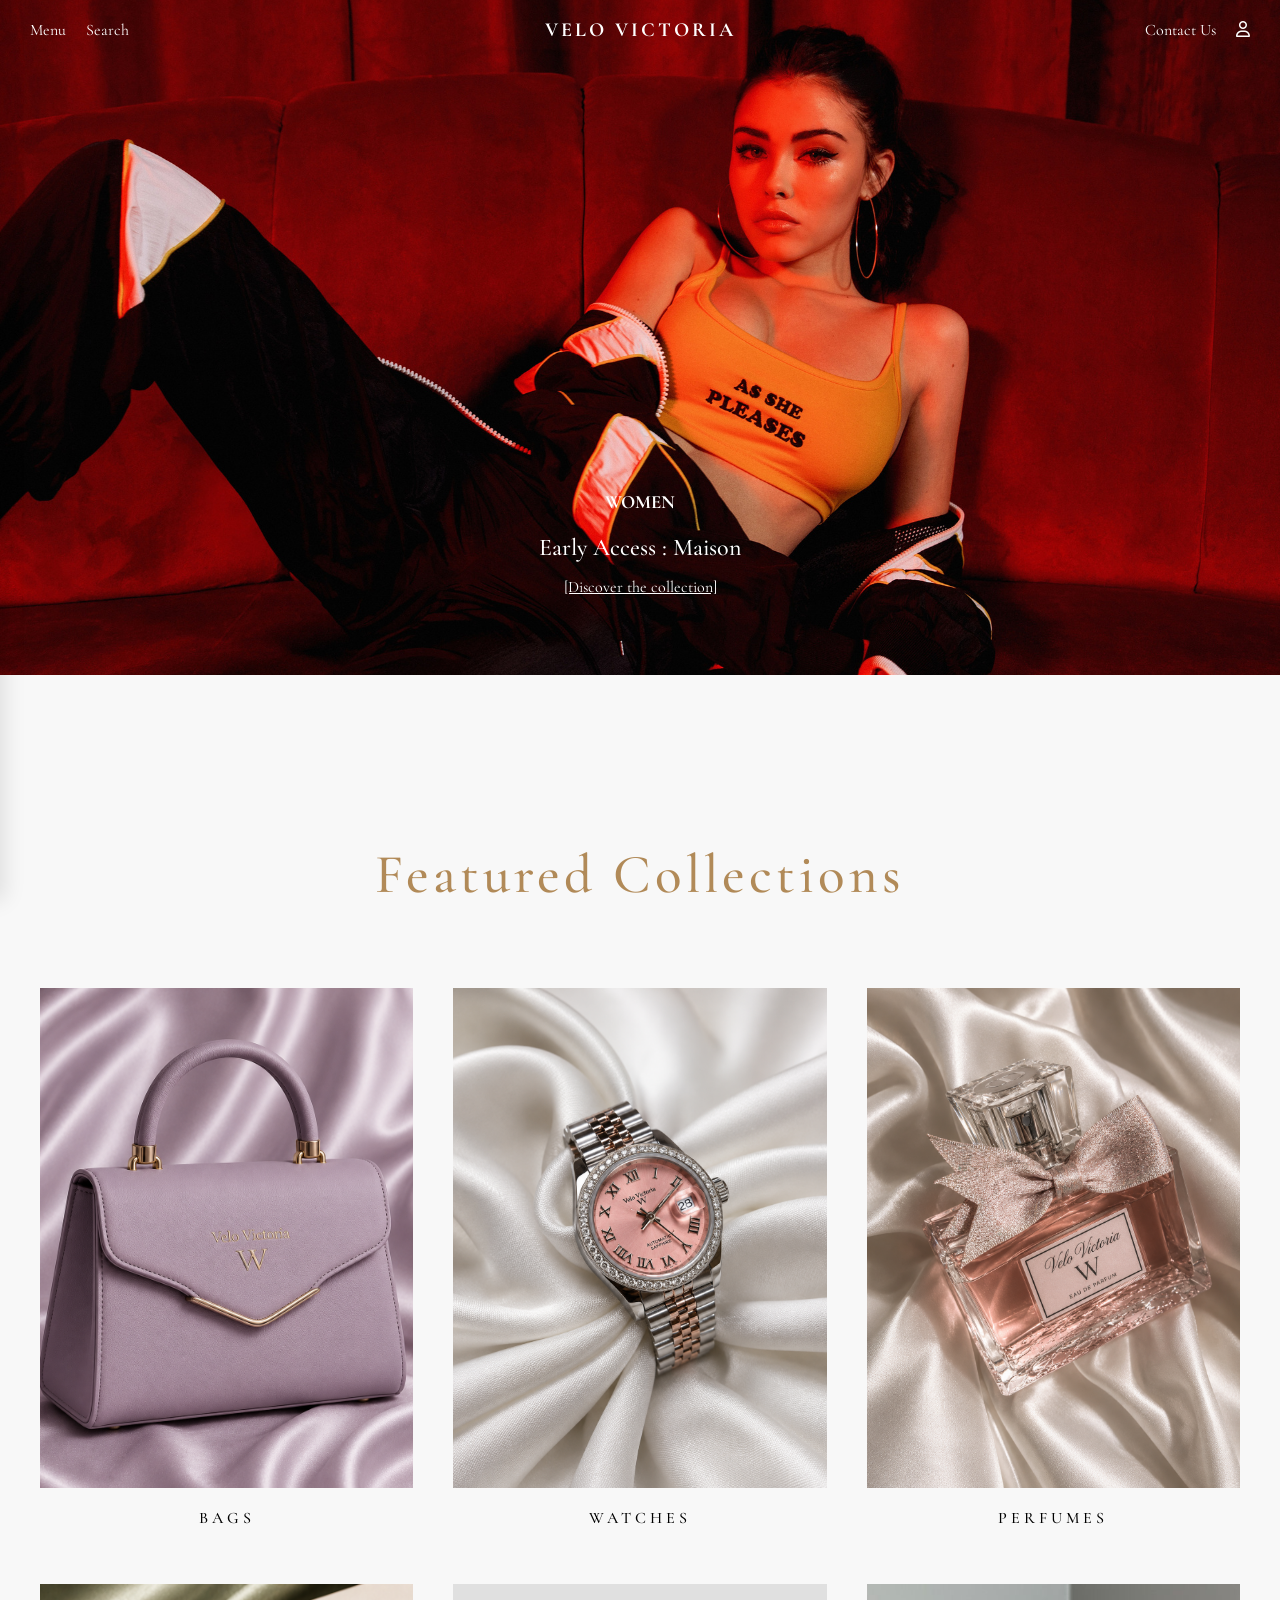
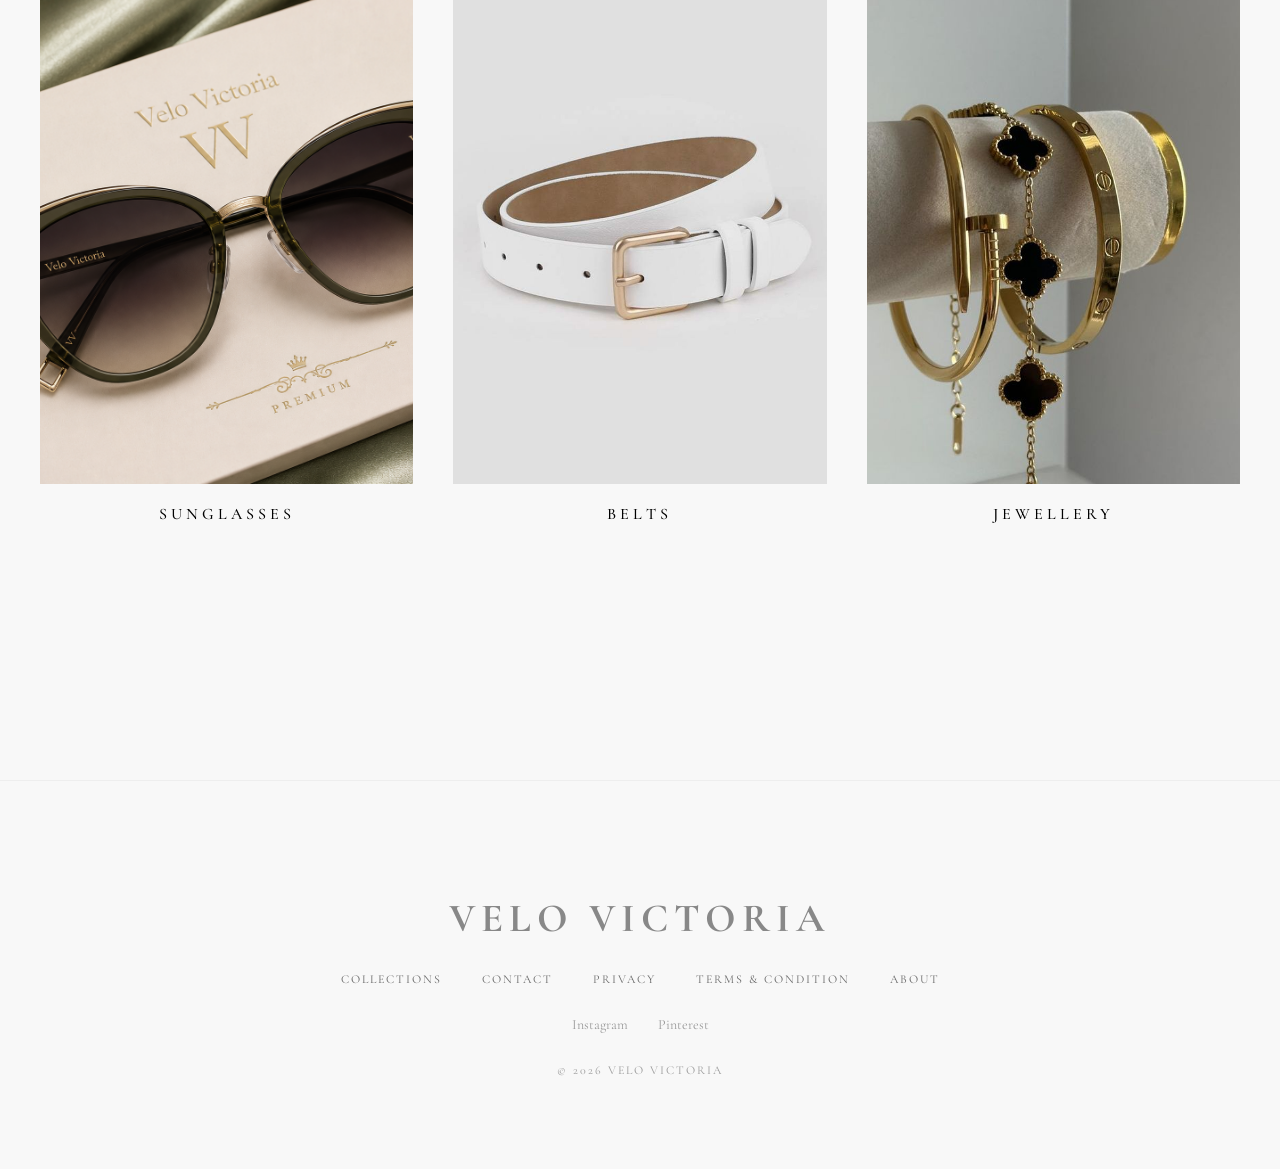
<file: index.html>
<!DOCTYPE html>
<html lang="en">
<head>
  <meta charset="UTF-8">
  <meta name="viewport" content="width=device-width, initial-scale=1.0">
  <title>Velo Victoria</title>
  <link rel="stylesheet" href="style.css">
   <link href="https://fonts.googleapis.com/css2?family=Cormorant+Garamond:wght@400;500;600&display=swap" rel="stylesheet">
  <link rel="stylesheet" href="https://cdnjs.cloudflare.com/ajax/libs/font-awesome/6.5.1/css/all.min.css">
</head>

<body>
  <nav>
    
    <div class="left">
      <a href="#" id="openMenu">  Menu</a>
      <a href="#" id="openSearch">Search</a>
    </div>
    <h1 class="logo">VELO VICTORIA</h1>

    <div class="right">
      <a href="contact.html">Contact Us</a>
      <a href="#" id="openLogin"><i class="fa-regular fa-user"></i></a>
    </div>
    
  </nav>
    <div class="hero">
        <section class="hero-text">
       
        <h3> WOMEN</h3>
        <h2 style="color: white;">Early Access : Maison</h2>
        <div class="discover">
        <a href="collection.html" >[Discover the collection]</a>
        </div>
        </section>
    </div>
       <section class="featured-products">

    <h2>Featured Collections</h2>

    <div class="product-showcase">

    <a href="collection.html?category=bag" class="product-box">
        <img src="pictures/bag1.png" alt="">
        <h3>BAGS</h3>
    </a>

    <a href="collection.html?category=watch" class="product-box">
        <img src="pictures/watch1.png" alt="">
        <h3>WATCHES</h3>
    </a>

    <a href="collection.html?category=perfume" class="product-box">
        <img src="pictures/perfume1.png" alt="">
        <h3>PERFUMES</h3>
    </a>

    <a href="collection.html?category=sunglasses" class="product-box">
        <img src="pictures/sunglasses1.png" alt="">
        <h3>SUNGLASSES</h3>
    </a>

    <a href="collection.html?category=belt" class="product-box">
        <img src="pictures/belt.jpg" alt="">
        <h3>BELTS</h3>
    </a>

    <a href="collection.html?category=jewellery" class="product-box">
        <img src="pictures/jewellery.jpg" alt="">
        <h3>JEWELLERY</h3>
    </a>

</div>

</section>
         <div class="login-panel" id="loginPanel">

    <span class="close-panel" id="closeLogin">&times;</span>

    <h2>VELO VICTORIA</h2>

    <!-- LOGIN FORM -->
    <div id="loginForm">

        <form>
            <label>Username</label>
            <input type="text">

            <label>Password</label>
            <input type="password">

            <button type="submit">LOGIN</button>
        </form>

        <p class="switch-form">
            Don't have an account?
            <a href="#" id="showSignup">
                Create Account
            </a>
        </p>

    </div>

    <!-- SIGNUP FORM -->
    <div id="signupForm" style="display:none;">

        <label>Username</label>
        <input type="text">

        <label>Email</label>
        <input type="email">

        <label>Password</label>
        <input type="password">

        <button>Create Account</button>

        <p>
            Already have an account?
            <a href="#" id="showLogin">
                Login
            </a>
        </p>

    </div>


</div>
<div class="search-overlay" id="searchOverlay">

    <span class="close-search" id="closeSearch">
        &times;
    </span>

    <div class="search-content">

        <h2>SEARCH</h2>

        <input
        type="text"
        id="searchInput"
        placeholder="Search Products...">

        <div id="searchResults"></div>

    </div>

</div>
<div class="menu-overlay" id="menuOverlay">

    <span class="close-menu" id="closeMenu">
        &times;
    </span>

    <div class="menu-content">

        <a href="index.html">HOME</a>

        <a href="collection.html">COLLECTIONS</a>

        <a href="collection.html?category=bag">BAGS</a>

        <a href="collection.html?category=watches">WATCHES</a>

        <a href="collection.html?category=perfume">PERFUMES</a>

        <a href="collection.html?category=sunglasses">SUNGLASSES</a>

        <a href="collection.html?category=sandels">SANDELS</a>

        

        

        <a href="contact.html">CONTACT</a>

    </div>

</div>
<footer class="footer">

    <h2>VELO VICTORIA</h2>

    <div class="footer-links">

        <a href="collection.html">Collections</a>

        <a href="contact.html">Contact</a>

        <a href="privacy.html">Privacy</a>

        <a href="terms-condition.html">Terms & Condition</a>
        <a href="about.html">About</a>

    </div>

    <div class="socials">

        <a href="#">Instagram</a>

        <a href="#">Pinterest</a>

    </div>

    <p>© 2026 VELO VICTORIA</p>

</footer>

<script src="app.js"></script>



</body>
</html>
</file>
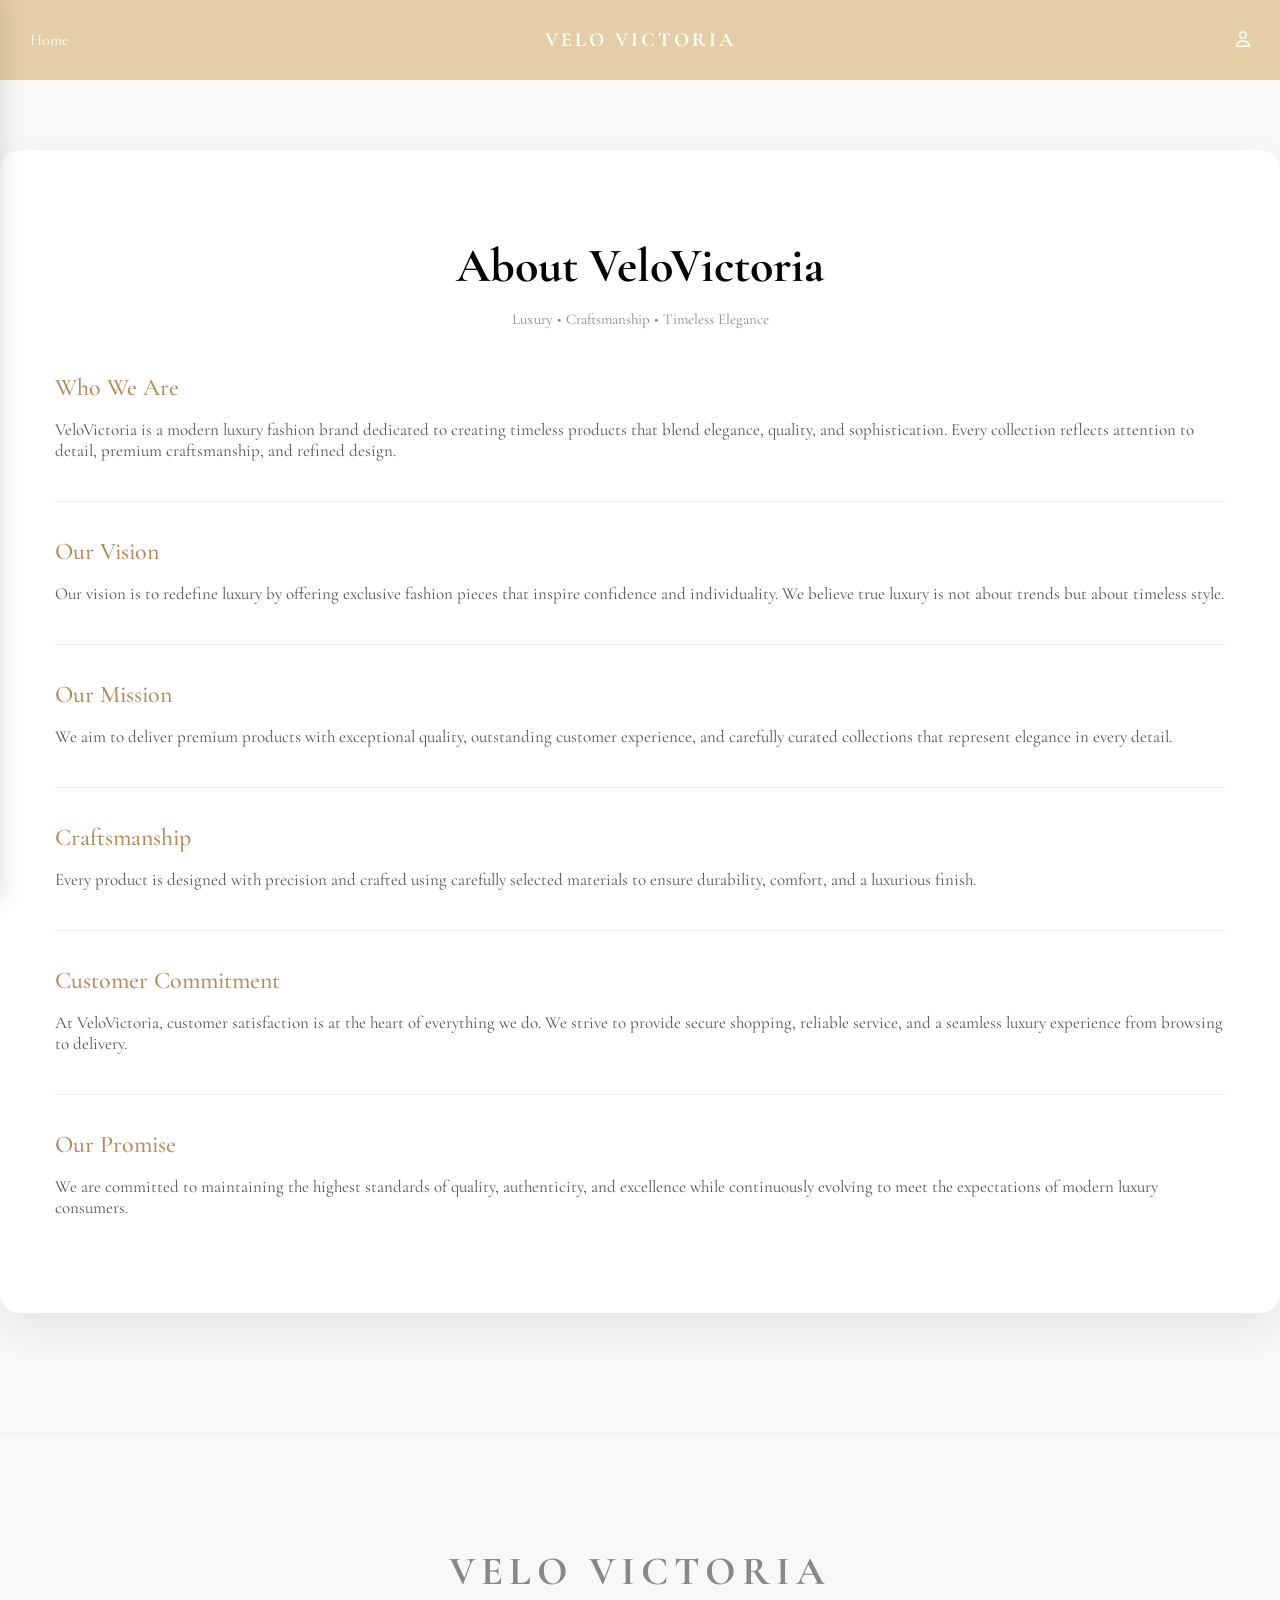
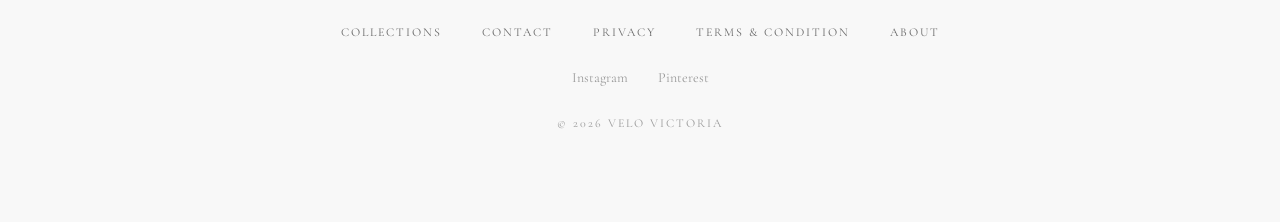
<file: about.html>
<!DOCTYPE html>
<html lang="en">
<head>
    <meta charset="UTF-8">
    <meta name="viewport" content="width=device-width, initial-scale=1.0">
    <title>About Us</title>

    <link rel="stylesheet" href="style.css">

    <link href="https://fonts.googleapis.com/css2?family=Cormorant+Garamond:wght@500;700&family=Poppins:wght@300;400;500&display=swap" rel="stylesheet">

    <link rel="stylesheet" href="https://cdnjs.cloudflare.com/ajax/libs/font-awesome/6.5.1/css/all.min.css">
</head>

<body>

<nav class="normal-nav">

    <div class="left">
        <a href="index.html">Home</a>
        <a href=""></a>
    </div>

    <h1 class="logo">VELO VICTORIA</h1>

    <div class="right">
        <a href=""></a>
        <a href="#" id="openLogin"><i class="fa-regular fa-user"></i></a>
    </div>

</nav>

<div class="container2">

    <h1 class="page-title">About VeloVictoria</h1>

    <p class="updated">Luxury • Craftsmanship • Timeless Elegance</p>

    <section>

        <h2>Who We Are</h2>

        <p>
            VeloVictoria is a modern luxury fashion brand dedicated to creating timeless products that blend elegance, quality, and sophistication. Every collection reflects attention to detail, premium craftsmanship, and refined design.
        </p>

    </section>

    <hr>

    <section>

        <h2>Our Vision</h2>

        <p>
            Our vision is to redefine luxury by offering exclusive fashion pieces that inspire confidence and individuality. We believe true luxury is not about trends but about timeless style.
        </p>

    </section>

    <hr>

    <section>

        <h2>Our Mission</h2>

        <p>
            We aim to deliver premium products with exceptional quality, outstanding customer experience, and carefully curated collections that represent elegance in every detail.
        </p>

    </section>

    <hr>

    <section>

        <h2>Craftsmanship</h2>

        <p>
            Every product is designed with precision and crafted using carefully selected materials to ensure durability, comfort, and a luxurious finish.
        </p>

    </section>

    <hr>

    <section>

        <h2>Customer Commitment</h2>

        <p>
            At VeloVictoria, customer satisfaction is at the heart of everything we do. We strive to provide secure shopping, reliable service, and a seamless luxury experience from browsing to delivery.
        </p>

    </section>

    <hr>

    <section>

        <h2>Our Promise</h2>

        <p>
            We are committed to maintaining the highest standards of quality, authenticity, and excellence while continuously evolving to meet the expectations of modern luxury consumers.
        </p>

    </section>

</div>

<div class="login-panel" id="loginPanel">

    <span class="close-panel" id="closeLogin">&times;</span>

    <h2>VELO VICTORIA</h2>

    <div id="loginForm">

        <form>

            <label>Username</label>
            <input type="text">

            <label>Password</label>
            <input type="password">

            <button type="submit">LOGIN</button>

        </form>

        <p class="switch-form">
            Don't have an account?
            <a href="#" id="showSignup">Create Account</a>
        </p>

    </div>

    <div id="signupForm" style="display:none;">

        <label>Username</label>
        <input type="text">

        <label>Email</label>
        <input type="email">

        <label>Password</label>
        <input type="password">

        <button>Create Account</button>

        <p>
            Already have an account?
            <a href="#" id="showLogin">Login</a>
        </p>

    </div>

</div>

<div class="menu-overlay" id="menuOverlay">

    <span class="close-menu" id="closeMenu">&times;</span>

    <div class="menu-content">

        <a href="index.html">HOME</a>

        <a href="collection.html">COLLECTIONS</a>

        <a href="collection.html?category=bag">BAGS</a>

        <a href="collection.html?category=watches">WATCHES</a>

        <a href="collection.html?category=perfume">PERFUMES</a>

        <a href="collection.html?category=sunglasses">SUNGLASSES</a>

        <a href="collection.html?category=sandels">SANDELS</a>

        <a href="contact.html">CONTACT</a>

    </div>

</div>

<footer class="footer">

    <h2>VELO VICTORIA</h2>

    <div class="footer-links">

        <a href="collection.html">Collections</a>

        <a href="contact.html">Contact</a>

        <a href="privacy.html">Privacy</a>

        <a href="terms-condition.html">Terms & Condition</a>
        <a href="about.html">About</a>

    </div>

    <div class="socials">

        <a href="#">Instagram</a>

        <a href="#">Pinterest</a>

    </div>

    <p>© 2026 VELO VICTORIA</p>

</footer>

<script src="app.js"></script>

</body>
</html>
</file>
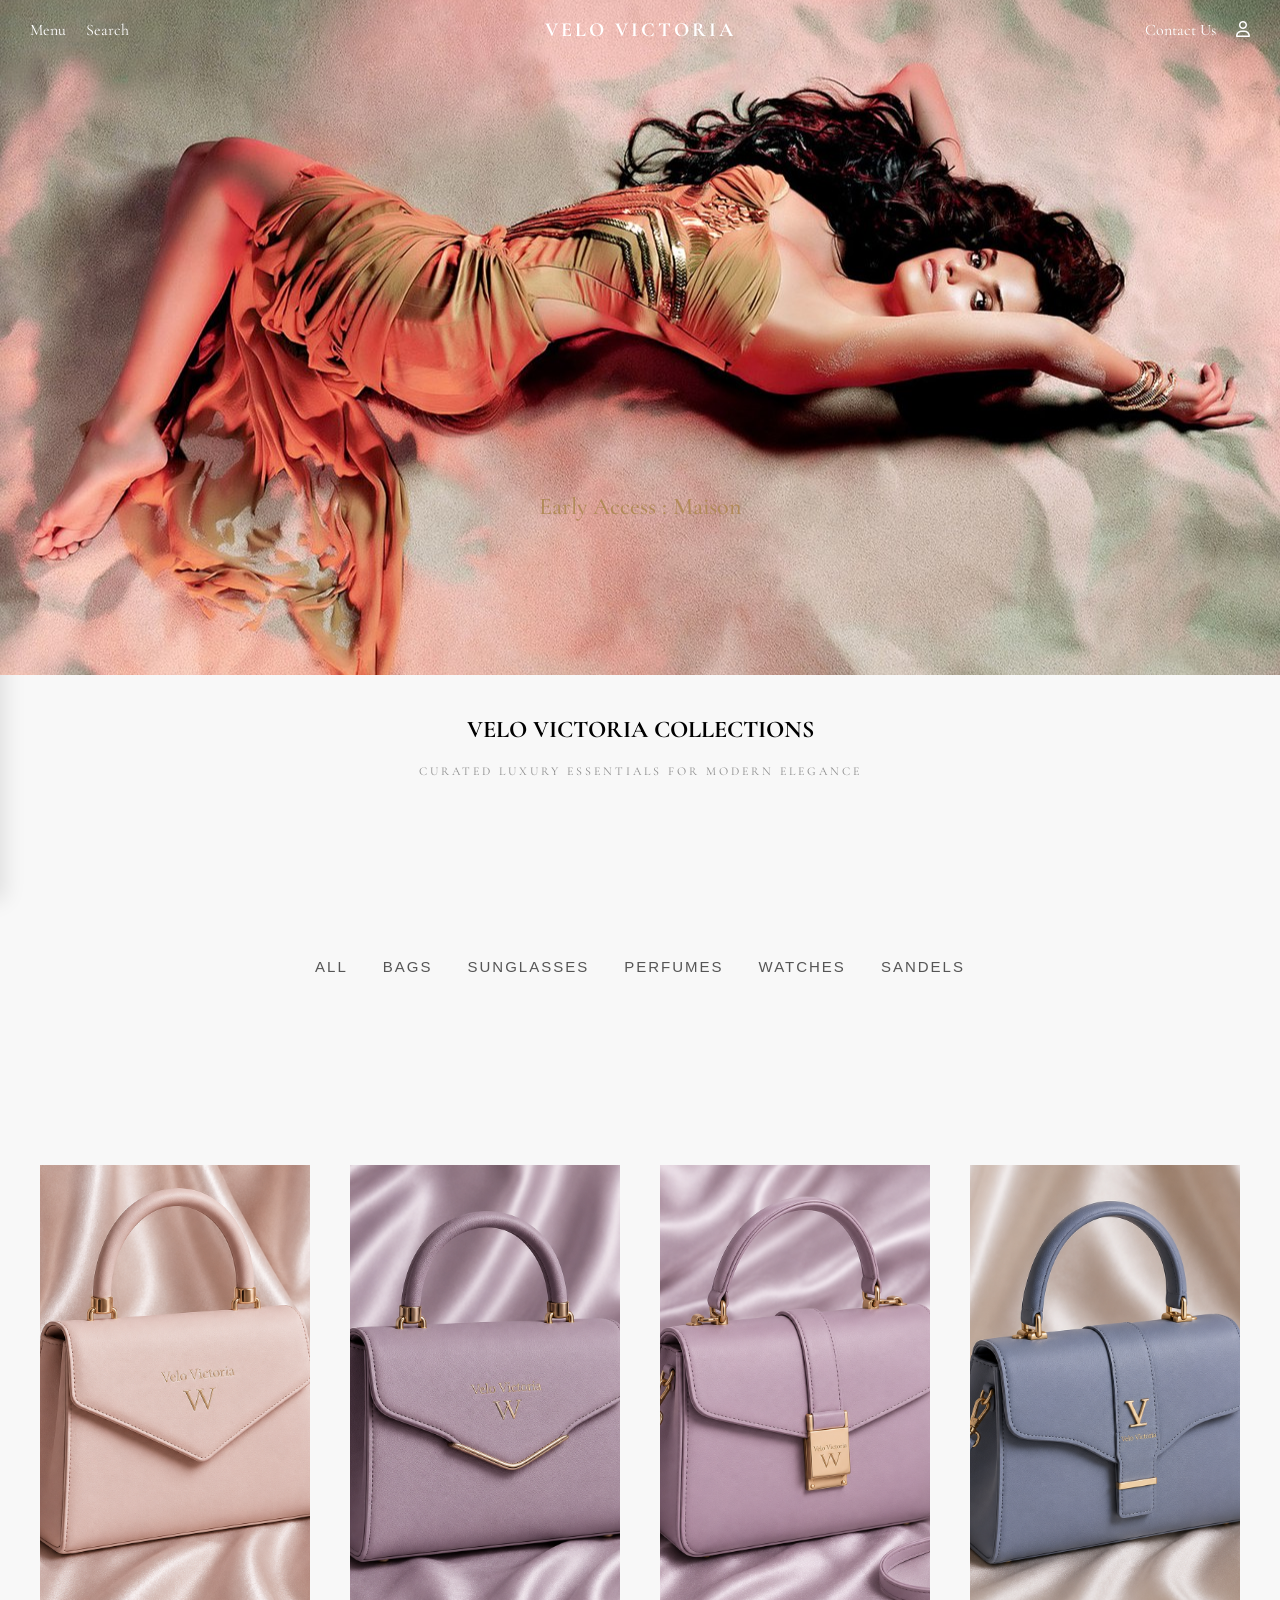
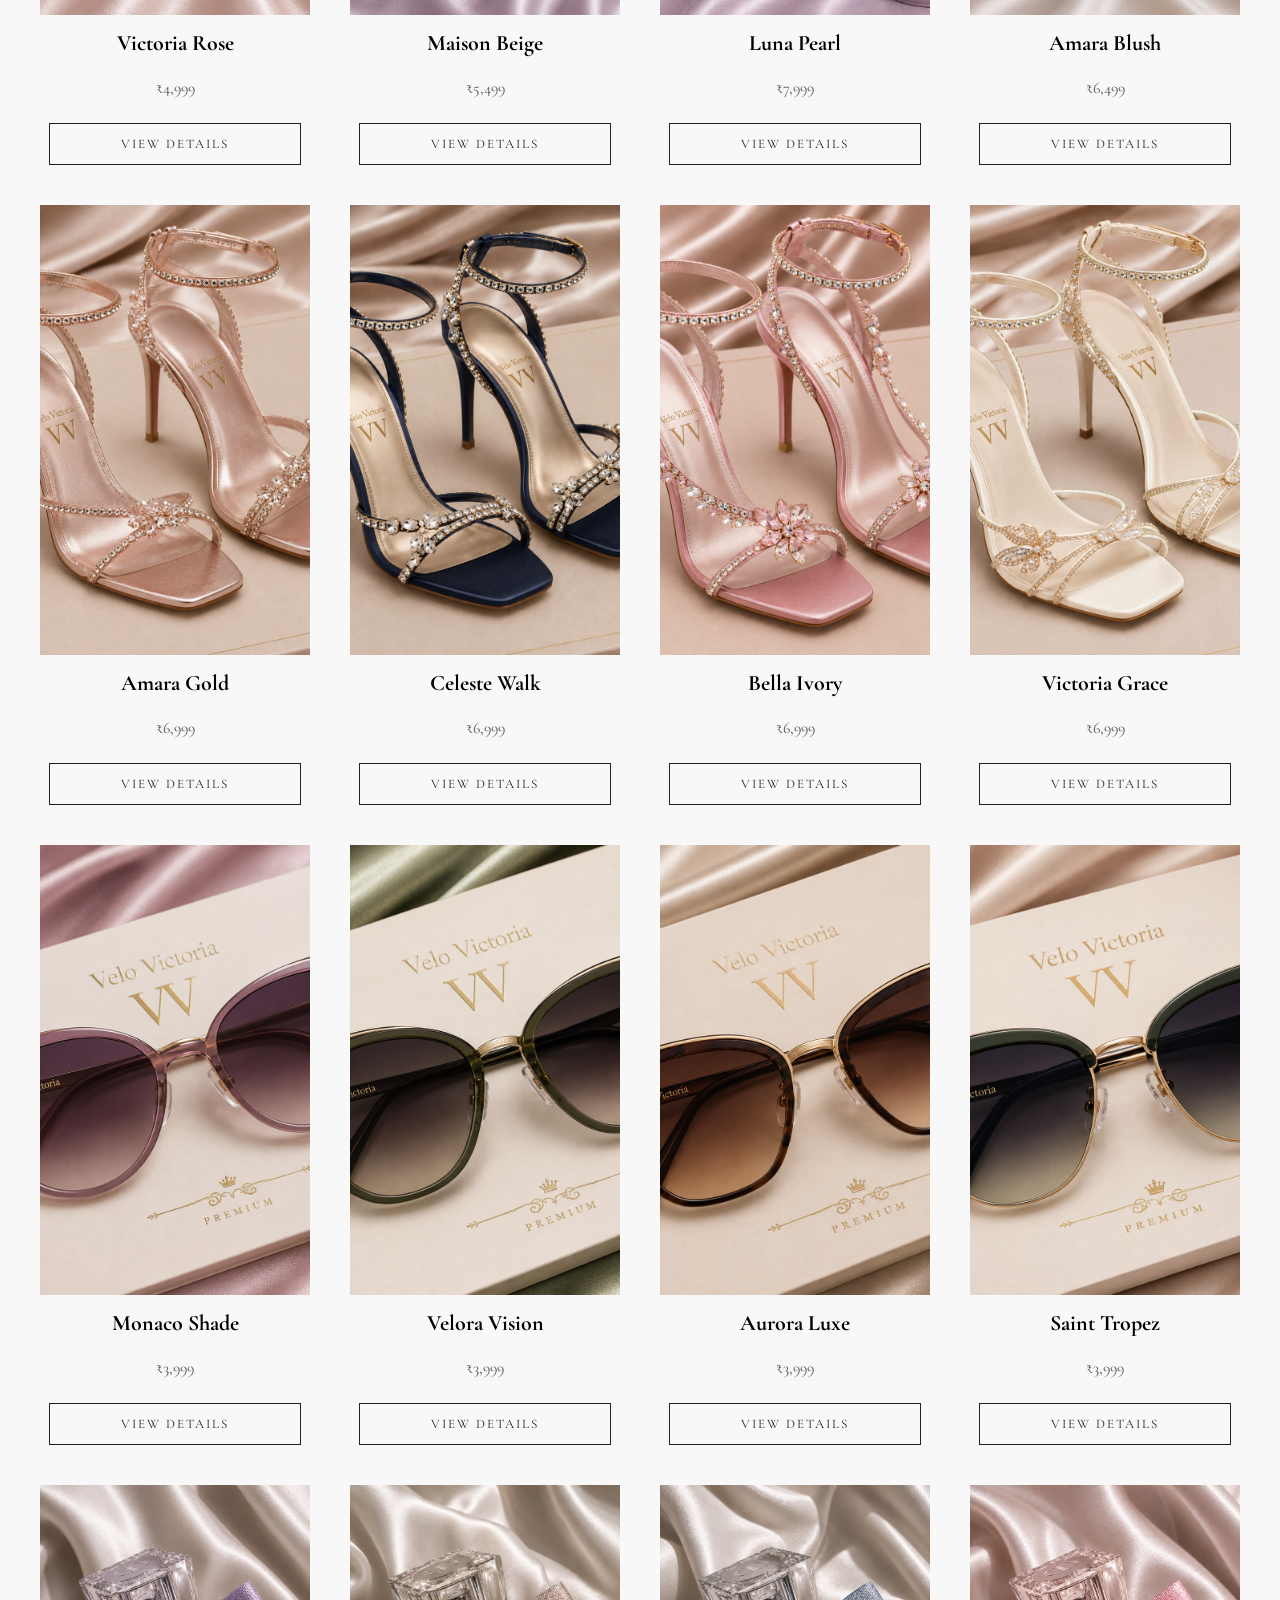
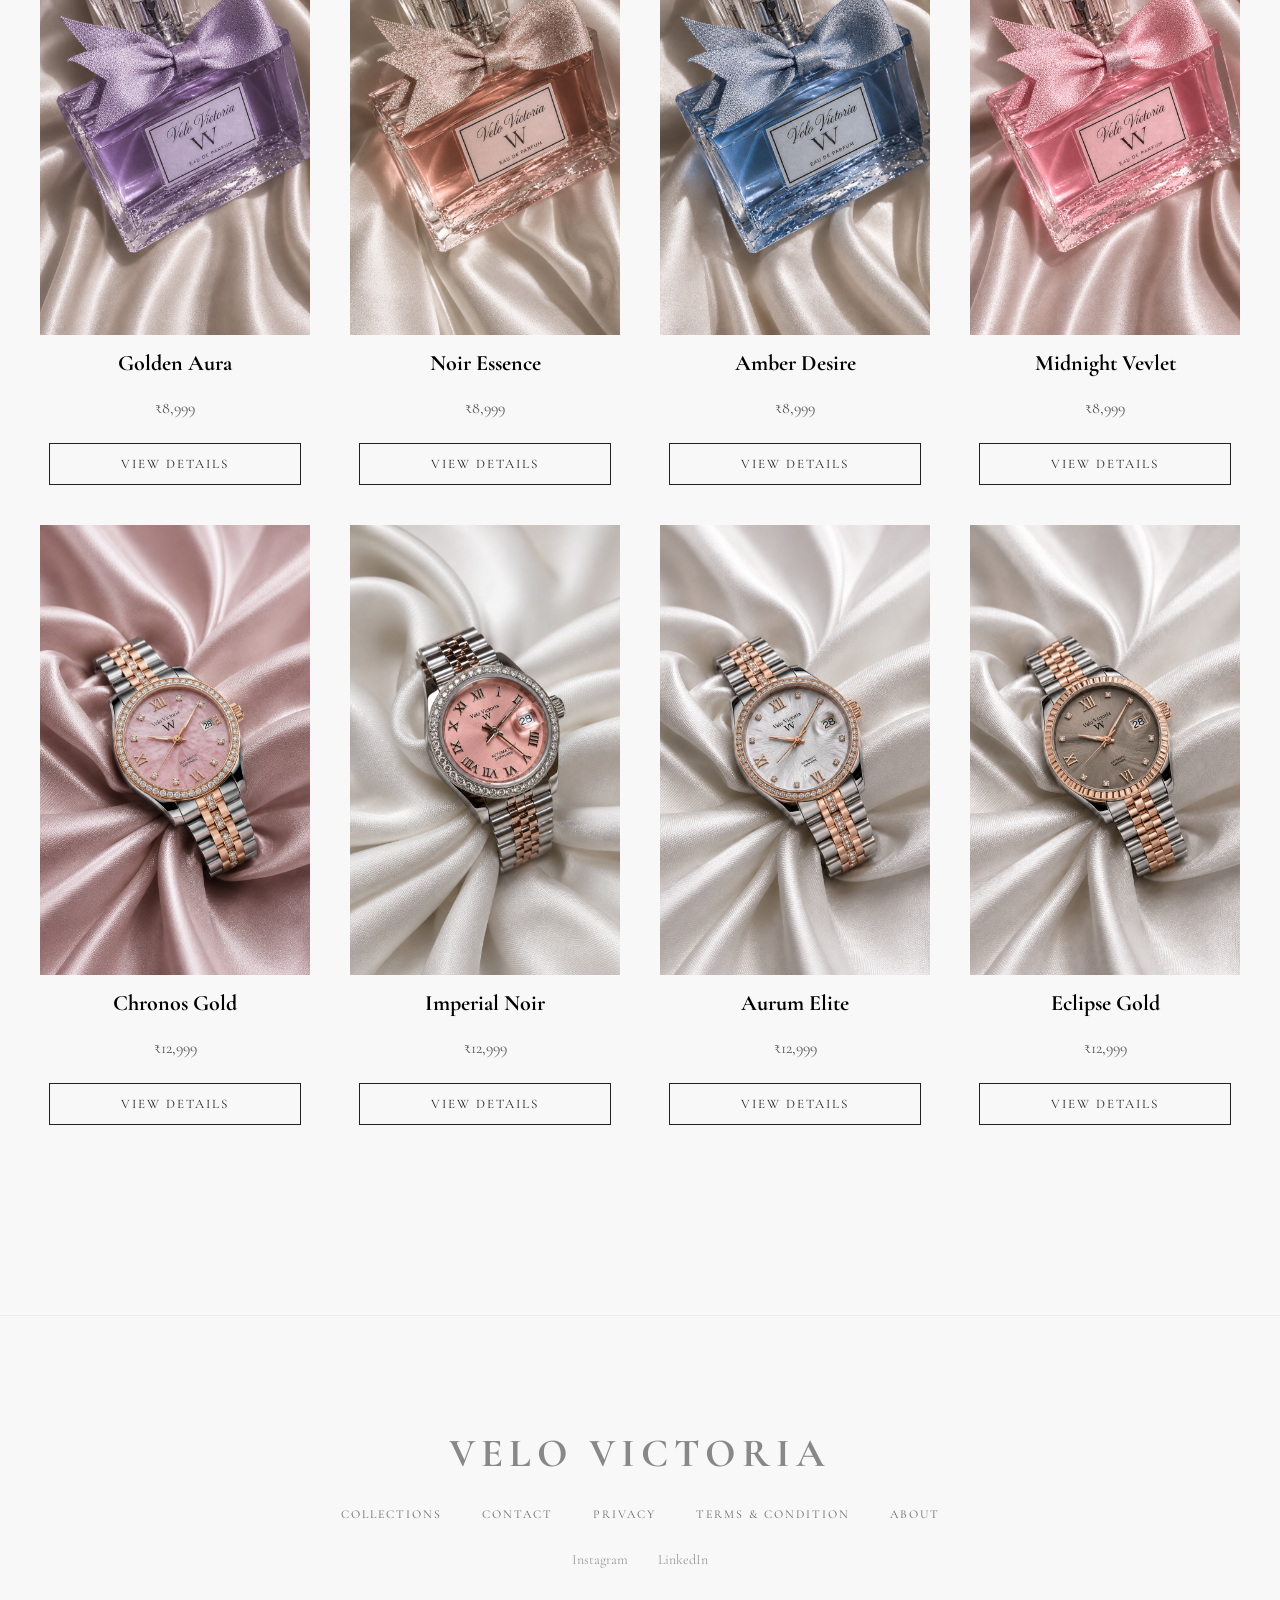
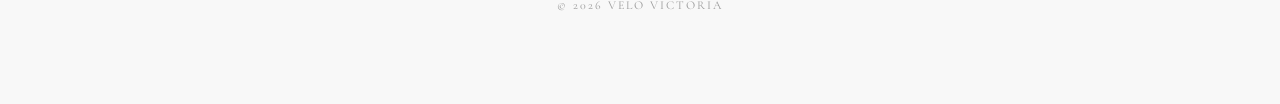
<file: collection.html>
<!DOCTYPE html>
<html lang="en">
<head>
    <meta charset="UTF-8">
    <meta name="viewport" content="width=device-width, initial-scale=1.0">
    <title>Collections</title>
    <link rel="stylesheet" href="style.css">
    <style>
      .hero{
        background-image: url(pictures/model221.jpg);
      }
      @media (max-width:768px){
      .hero{
    background-image: url(pictures/model911.jpg);
    background-size: cover;
    background-position: center;
    height: 100vh;
       }
    }
    </style>
   <link href="https://fonts.googleapis.com/css2?family=Cormorant+Garamond:wght@400;500;600&display=swap" rel="stylesheet">
   <link rel="stylesheet" href="https://cdnjs.cloudflare.com/ajax/libs/font-awesome/6.5.1/css/all.min.css">
</head>
<body>
     <nav>
    
    <div class="left">
    
      <a href="#" id="openMenu">Menu</a>
      <a href="#" id="openSearch">Search</a>
     
    </div>

    <h1 class="logo">VELO VICTORIA</h1>

    <div class="right">
      <a href="contact.html">Contact Us</a>
      <a href="#" id="openLogin"><i class="fa-regular fa-user"></i></a>
    </div>
    
  </nav>
    <div class="hero">
        <section class="hero-text">
       
      
        <h2>Early Access : Maison</h2>
        <div class="discover">
       
        </div>
        </section>
    </div>
        <section class="collections">
        <h1>VELO VICTORIA COLLECTIONS</h1>
        <p class="collection-subtitle">
      Curated luxury essentials for modern elegance
        </p>
        <section class="filter-buttons">
      <div class="filter-buttons">
  <button data-category="all">All</button>
  <button data-category="bag">Bags</button>
  
  <button data-category="sunglasses">Sunglasses</button>
  <button data-category="perfume">Perfumes</button>
  <button data-category="watch">Watches</button>
  <button data-category="sandels">Sandels</button>
  
</div>
</section>

<section id="productGrid" class="product-grid"></section>
        </section>
<script src="products.js"></script>

  <div class="login-panel" id="loginPanel">

    <span class="close-panel" id="closeLogin">&times;</span>

    <h2>VELO VICTORIA</h2>

    <!-- LOGIN FORM -->
    <div id="loginForm">

        <form>
            <label>Username</label>
            <input type="text">

            <label>Password</label>
            <input type="password">

            <button type="submit">LOGIN</button>
        </form>

        <p class="switch-form">
            Don't have an account?
            <a href="#" id="showSignup">
                Create Account
            </a>
        </p>

    </div>

    <!-- SIGNUP FORM -->
    <div id="signupForm" style="display:none;">

        <label>Username</label>
        <input type="text">

        <label>Email</label>
        <input type="email">

        <label>Password</label>
        <input type="password">

        <button>Create Account</button>

        <p>
            Already have an account?
            <a href="#" id="showLogin">
                Login
            </a>
        </p>

    </div>


</div>
    </div>
    <div class="search-overlay" id="searchOverlay">

    <span class="close-search" id="closeSearch">
        &times;
    </span>

    <div class="search-content">

        <h2>SEARCH</h2>

        <input
        type="text"
        id="searchInput"
        placeholder="Search Products...">

        <div id="searchResults"></div>

    </div>

</div>
<div class="menu-overlay" id="menuOverlay">

    <span class="close-menu" id="closeMenu">
        &times;
    </span>
    <div class="menu-content">

        <a href="index.html">HOME</a>

        <a href="collection.html">COLLECTIONS</a>

        <a href="collection.html?category=bag">BAGS</a>

        <a href="collection.html?category=watches">WATCHES</a>

        <a href="collection.html?category=perfume">PERFUMES</a>

        <a href="collection.html?category=sunglasses">SUNGLASSES</a>

        <a href="collection.html?category=sandels">SANDELS</a>
        </div>
        </div>
<footer class="footer">

    <h2>VELO VICTORIA</h2>

   <div class="footer-links">

        <a href="collection.html">Collections</a>

        <a href="contact.html">Contact</a>

        <a href="privacy.html">Privacy</a>

        <a href="terms-condition.html">Terms & Condition</a>
        <a href="about.html">About</a>

    </div>

    <div class="socials">

        <a href="#">Instagram</a>

        <a href="#">LinkedIn</a>

    </div>

    <p>© 2026 VELO VICTORIA</p>

</footer>
<script src="app.js"></script>

</body>
</html>
</file>
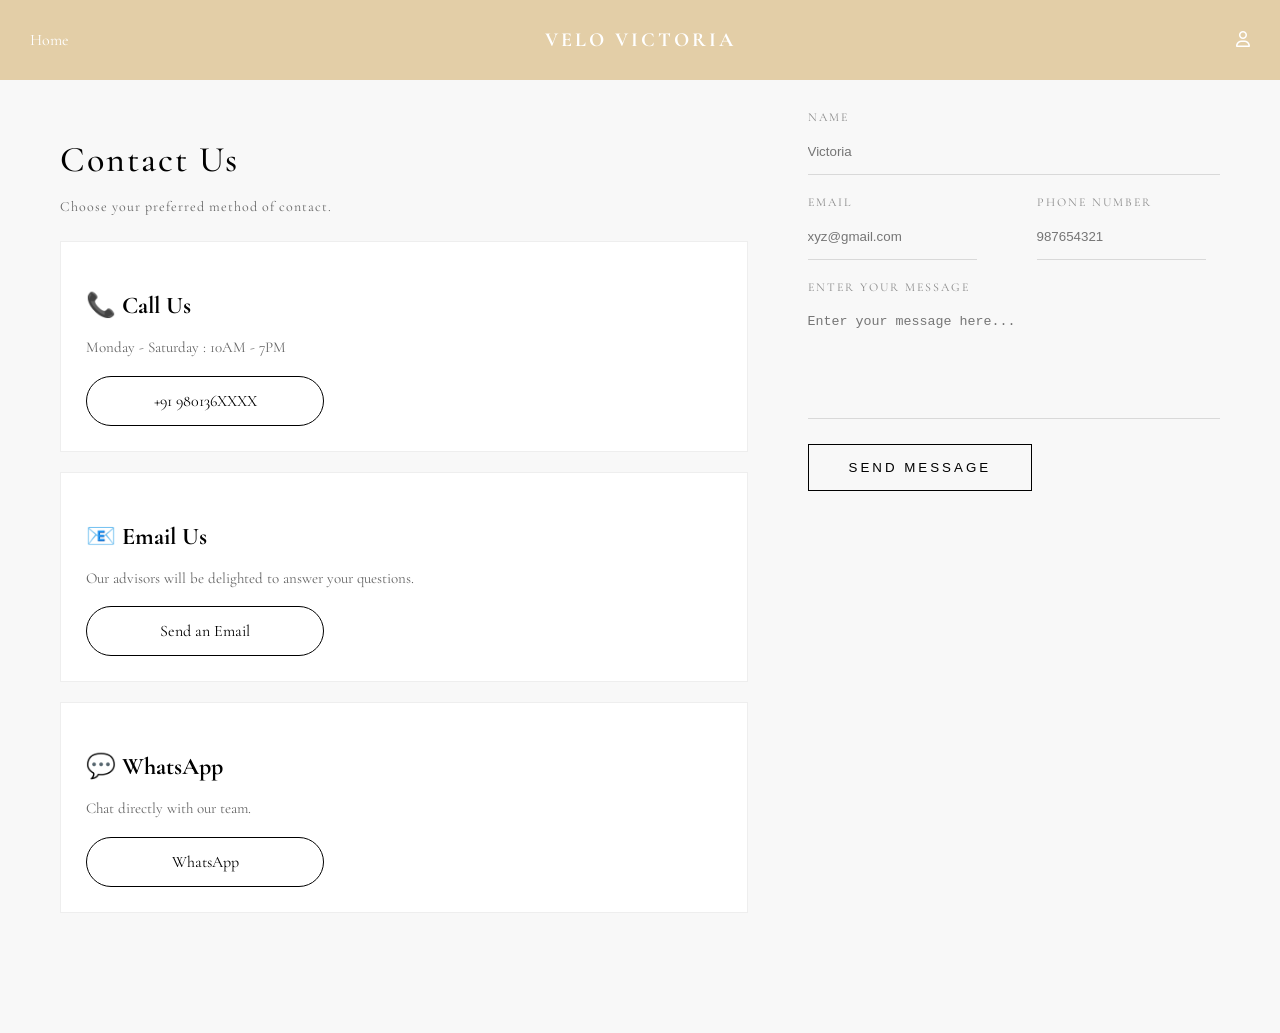
<file: contact.html>
<!DOCTYPE html>
<html lang="en">
<head>
  <meta charset="UTF-8">
    <meta name="viewport" content="width=device-width, initial-scale=1.0">
  <title>Contact - Velo Victoria</title>
   <link href="https://fonts.googleapis.com/css2?family=Cormorant+Garamond:wght@400;500;600&display=swap" rel="stylesheet">
  <link rel="stylesheet" href="style.css">
  <link rel="stylesheet" href="https://cdnjs.cloudflare.com/ajax/libs/font-awesome/6.5.1/css/all.min.css">
</head>
<body>

 <nav class="normal-nav">
 <div class="left">
      <a href="index.html">Home</a>
      <a href=""></a>
    </div>
    <h1 class="logo">VELO VICTORIA</h1>

    <div class="right">
      <a href=""></a>
      <a href="#" id="openLogin"><i class="fa-regular fa-user"></i></a>
     
    </div>
  </nav>
  
<section class="container">

  <!-- LEFT SIDE CONTACT -->

  <div class="contact">

    <h1>Contact Us</h1>

    <p class="contact-subtitle">
      Choose your preferred method of contact.
    </p>

    <div class="contact-card">
      <h3>📞 Call Us</h3>
      <p>Monday - Saturday : 10AM - 7PM</p>

      <a href="tel:+91980136XXXX" class="contact-btn">
        +91 980136XXXX
      </a>
    </div>

    <div class="contact-card">
      <h3>📧 Email Us</h3>
      <p>Our advisors will be delighted to answer your questions.</p>

      <a href="mailto:contact@velovictoria.com" class="contact-btn">
        Send an Email
      </a>
    </div>

    <div class="contact-card">
      <h3>💬 WhatsApp</h3>
      <p>Chat directly with our team.</p>

      <a href="https://wa.me/91980136XXXX" class="contact-btn">
        WhatsApp
      </a>
    </div>

  </div>


  <!-- RIGHT SIDE FORM -->
   

  <form class="form">

    <div class="field">
      <label>Name</label>
      <input type="text" placeholder="Victoria">
    </div>

    <div class="row">

      <div class="field">
        <label>Email</label>
        <input type="email" placeholder="xyz@gmail.com">
      </div>

      <div class="field">
        <label>Phone Number</label>
        <input type="tel" placeholder="987654321">
      </div>

    </div>

    <div class="field">
      <label>Enter Your Message</label>
      <textarea placeholder="Enter your message here..."></textarea>
    </div>

    <button type="submit">
      SEND MESSAGE
    </button>

  </form>

</section>
<script src="app.js"></script>
</body>
</html>
</file>
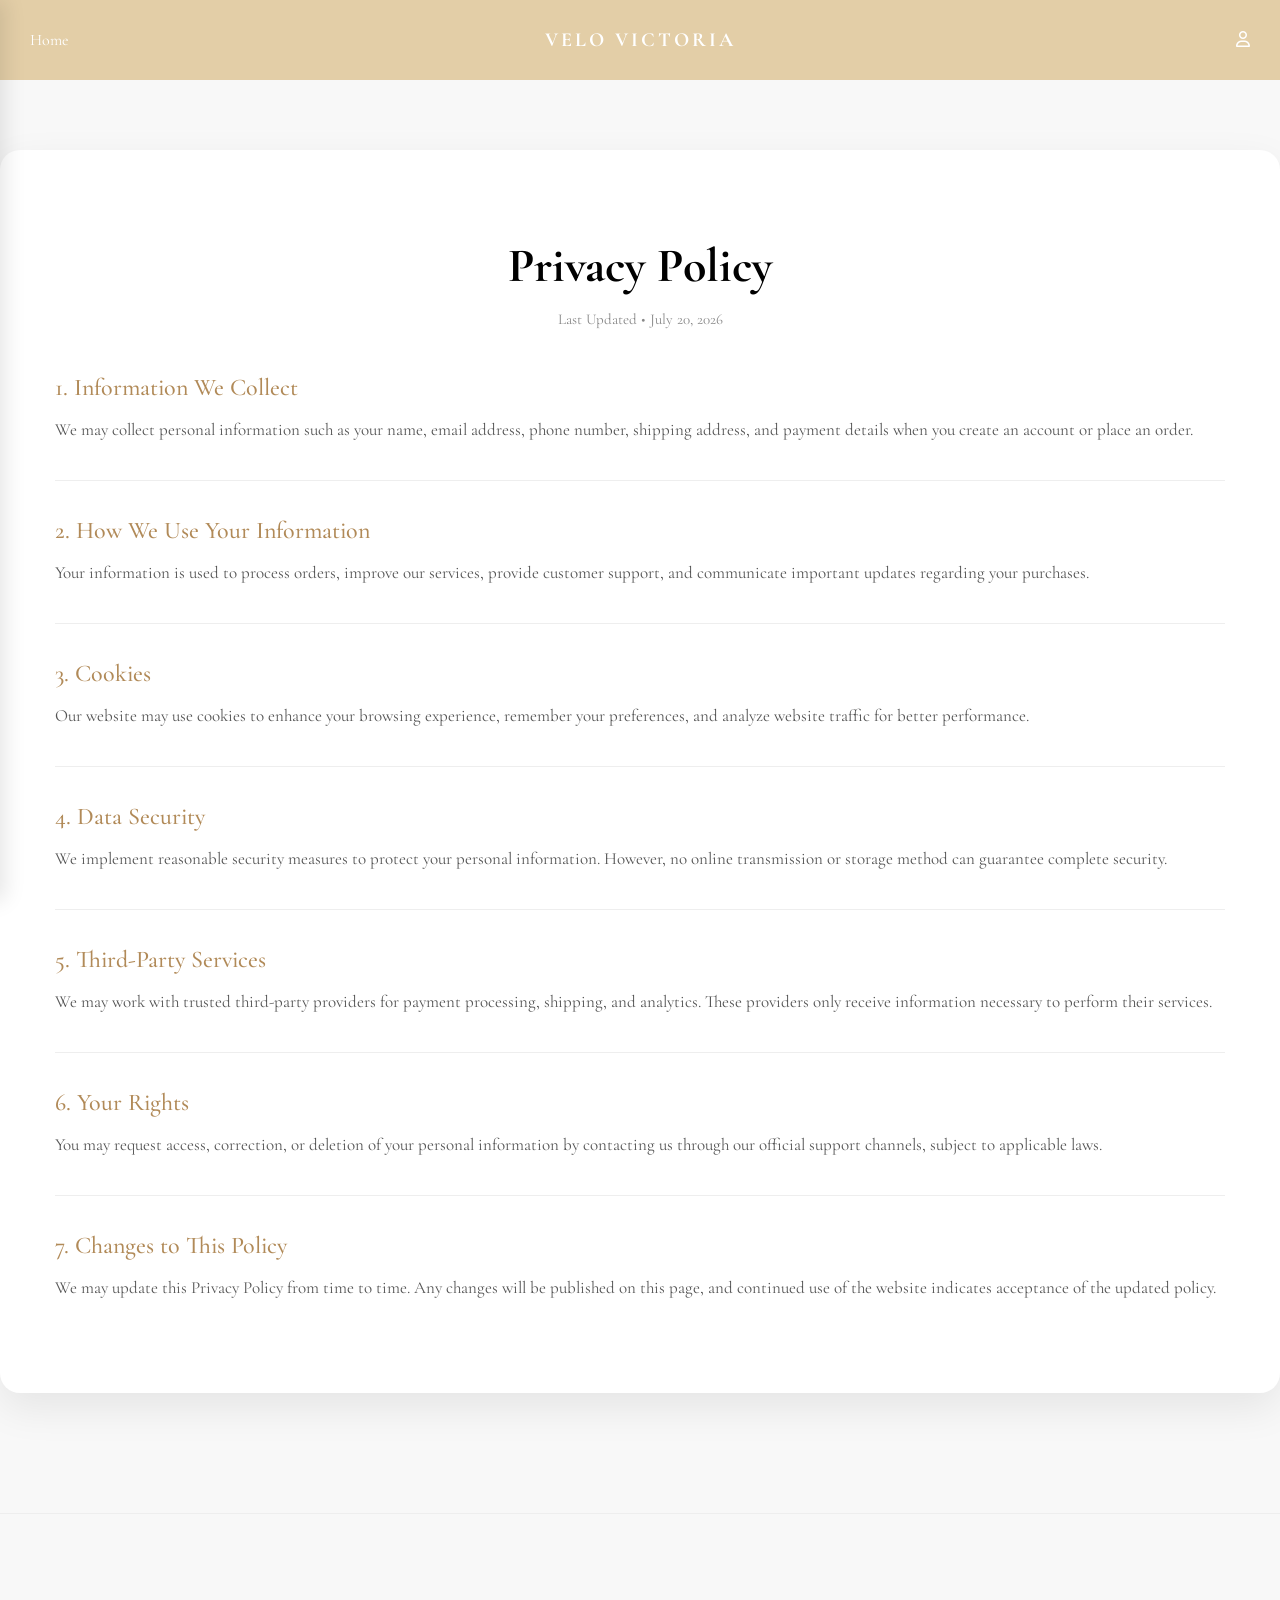
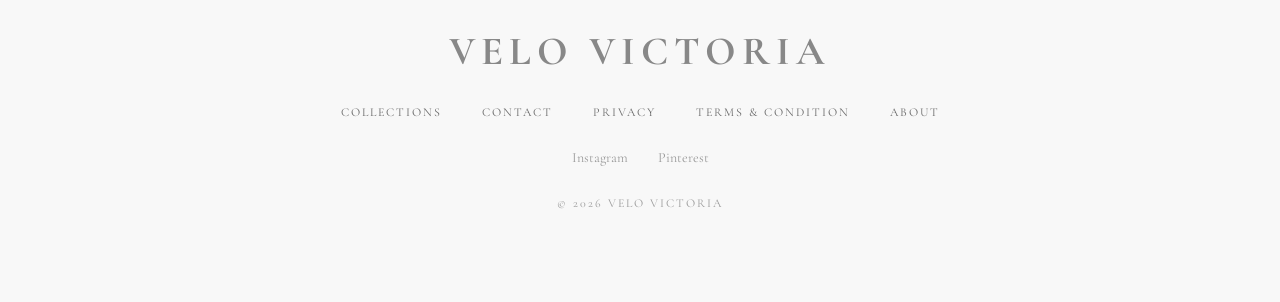
<file: privacy.html>
<!DOCTYPE html>
<html lang="en">
<head>
    <meta charset="UTF-8">
    <meta name="viewport" content="width=device-width, initial-scale=1.0">
    <title>Privacy Policy</title>

    <link rel="stylesheet" href="style.css">

    <link href="https://fonts.googleapis.com/css2?family=Cormorant+Garamond:wght@500;700&family=Poppins:wght@300;400;500&display=swap" rel="stylesheet">

    <link rel="stylesheet" href="https://cdnjs.cloudflare.com/ajax/libs/font-awesome/6.5.1/css/all.min.css">
</head>

<body>

<nav class="normal-nav">

    <div class="left">
        <a href="index.html">Home</a>
        <a href=""></a>
    </div>

    <h1 class="logo">VELO VICTORIA</h1>

    <div class="right">
        <a href=""></a>
        <a href="#" id="openLogin"><i class="fa-regular fa-user"></i></a>
    </div>

</nav>

<div class="container2">

    <h1 class="page-title">Privacy Policy</h1>

    <p class="updated">Last Updated • July 20, 2026</p>

    <section>

        <h2>1. Information We Collect</h2>

        <p>
            We may collect personal information such as your name, email address, phone number, shipping address, and payment details when you create an account or place an order.
        </p>

    </section>

    <hr>

    <section>

        <h2>2. How We Use Your Information</h2>

        <p>
            Your information is used to process orders, improve our services, provide customer support, and communicate important updates regarding your purchases.
        </p>

    </section>

    <hr>

    <section>

        <h2>3. Cookies</h2>

        <p>
            Our website may use cookies to enhance your browsing experience, remember your preferences, and analyze website traffic for better performance.
        </p>

    </section>

    <hr>

    <section>

        <h2>4. Data Security</h2>

        <p>
            We implement reasonable security measures to protect your personal information. However, no online transmission or storage method can guarantee complete security.
        </p>

    </section>

    <hr>

    <section>

        <h2>5. Third-Party Services</h2>

        <p>
            We may work with trusted third-party providers for payment processing, shipping, and analytics. These providers only receive information necessary to perform their services.
        </p>

    </section>

    <hr>

    <section>

        <h2>6. Your Rights</h2>

        <p>
            You may request access, correction, or deletion of your personal information by contacting us through our official support channels, subject to applicable laws.
        </p>

    </section>

    <hr>

    <section>

        <h2>7. Changes to This Policy</h2>

        <p>
            We may update this Privacy Policy from time to time. Any changes will be published on this page, and continued use of the website indicates acceptance of the updated policy.
        </p>

    </section>

</div>

<div class="login-panel" id="loginPanel">

    <span class="close-panel" id="closeLogin">&times;</span>

    <h2>VELO VICTORIA</h2>

    <div id="loginForm">

        <form>

            <label>Username</label>
            <input type="text">

            <label>Password</label>
            <input type="password">

            <button type="submit">LOGIN</button>

        </form>

        <p class="switch-form">
            Don't have an account?
            <a href="#" id="showSignup">Create Account</a>
        </p>

    </div>

    <div id="signupForm" style="display:none;">

        <label>Username</label>
        <input type="text">

        <label>Email</label>
        <input type="email">

        <label>Password</label>
        <input type="password">

        <button>Create Account</button>

        <p>
            Already have an account?
            <a href="#" id="showLogin">Login</a>
        </p>

    </div>

</div>

<div class="menu-overlay" id="menuOverlay">

    <span class="close-menu" id="closeMenu">&times;</span>

    <div class="menu-content">

        <a href="index.html">HOME</a>

        <a href="collection.html">COLLECTIONS</a>

        <a href="collection.html?category=bag">BAGS</a>

        <a href="collection.html?category=watches">WATCHES</a>

        <a href="collection.html?category=perfume">PERFUMES</a>

        <a href="collection.html?category=sunglasses">SUNGLASSES</a>

        <a href="collection.html?category=sandels">SANDELS</a>

        <a href="contact.html">CONTACT</a>

    </div>

</div>

<footer class="footer">

    <h2>VELO VICTORIA</h2>

    <div class="footer-links">

        <a href="collection.html">Collections</a>

        <a href="contact.html">Contact</a>

        <a href="privacy.html">Privacy</a>

        <a href="terms-condition.html">Terms & Condition</a>
        <a href="about.html">About</a>

    </div>

    <div class="socials">

        <a href="#">Instagram</a>

        <a href="#">Pinterest</a>

    </div>

    <p>© 2026 VELO VICTORIA</p>

</footer>

<script src="app.js"></script>

</body>
</html>
</file>
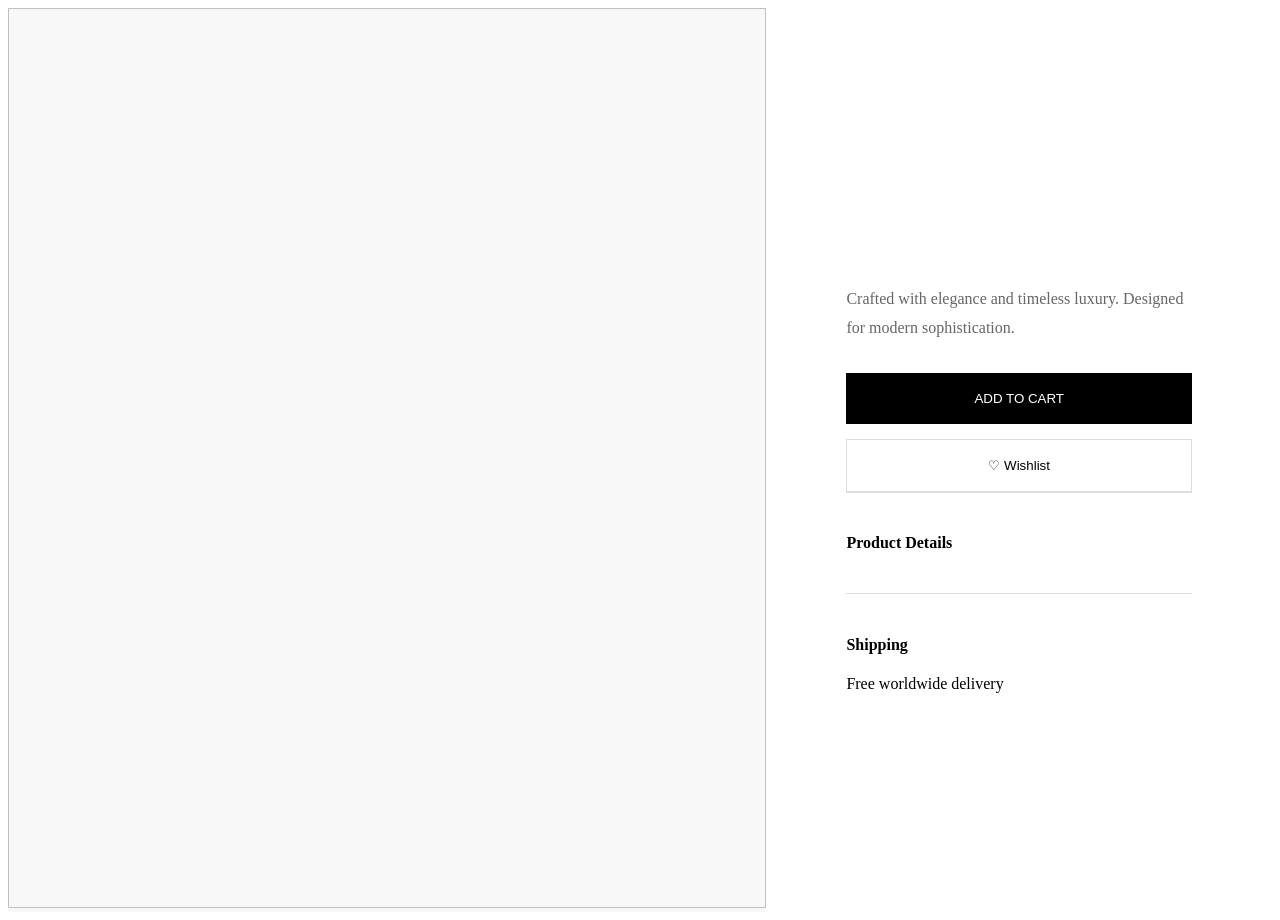
<file: product.html>
<!DOCTYPE html>
<html lang="en">
<head>
    <meta charset="UTF-8">
    <meta name="viewport" content="width=device-width, initial-scale=1.0">
    <title>Product</title>
    <link rel="stylesheet" href="product.css">
</head>
<body>
   <div class="product-page">

    <div class="product-gallery">
        <img id="productImage">
    </div>

    <div class="product-details">

       

        <h1 id="productName"></h1>

        <p class="price" id="productPrice"></p>

        <p class="description">
            Crafted with elegance and timeless luxury.
            Designed for modern sophistication.
        </p>

        <button class="buy-btn">
            ADD TO CART
        </button>

        <button class="wishlist-btn">
            ♡ Wishlist
        </button>

        <div class="info-box">
            <h4>Product Details</h4>
            <p id="productCategory"></p>
        </div>

        <div class="info-box">
            <h4>Shipping</h4>
            <p>Free worldwide delivery</p>
        </div>

    </div>

</div>

<script src="products.js"></script>
<script src="product.js"></script>
</body>
</html>
</file>
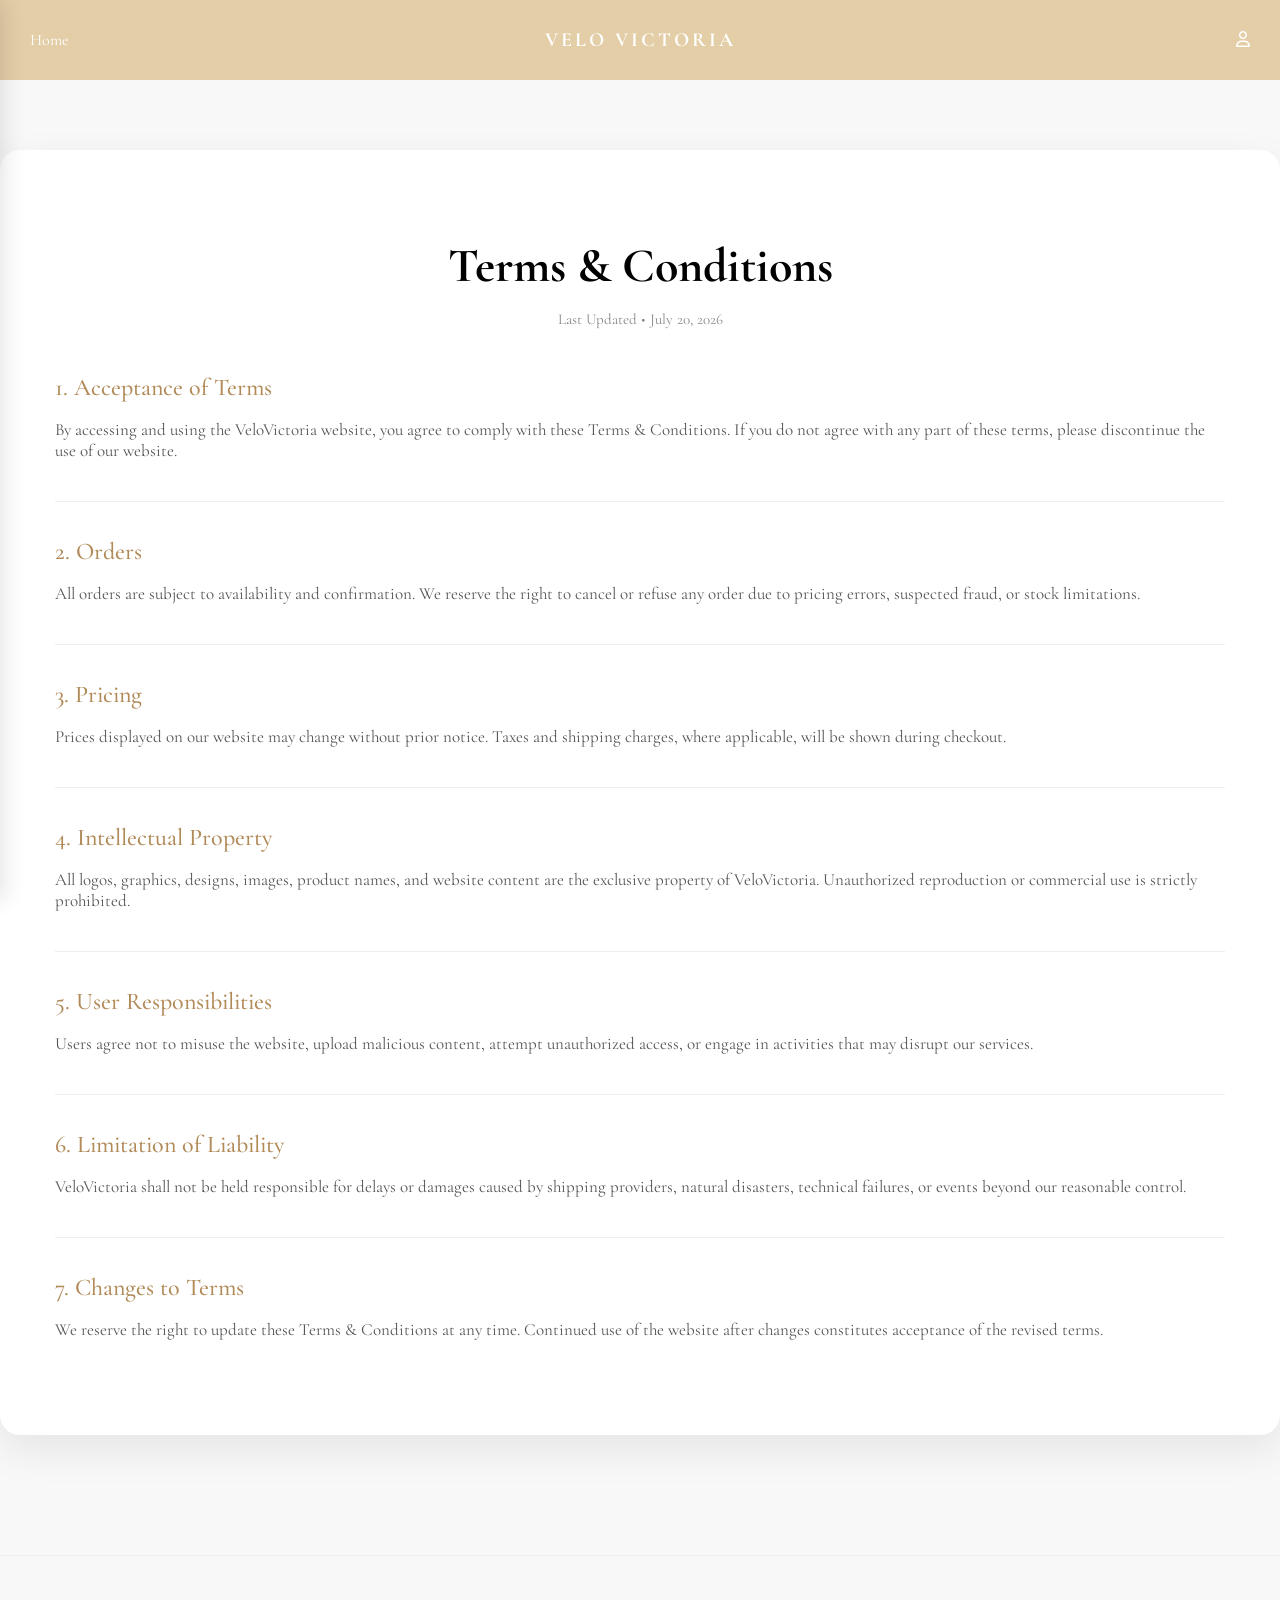
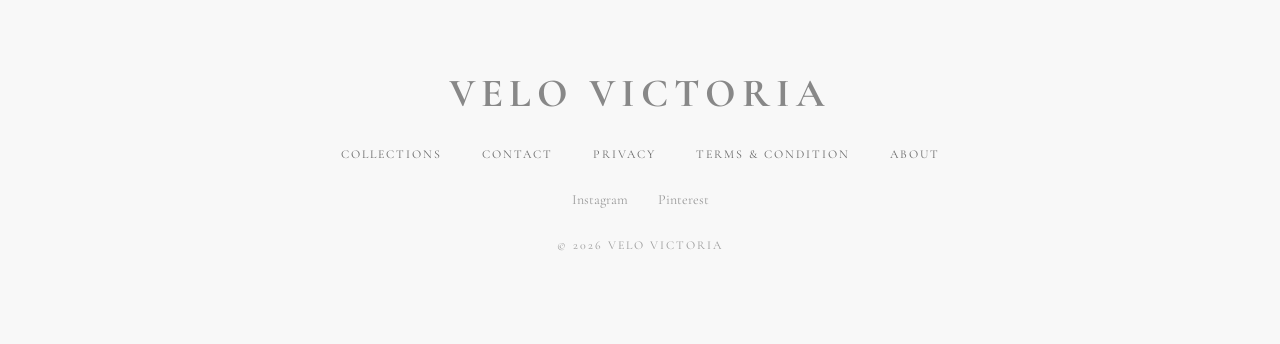
<file: terms-condition.html>
<!DOCTYPE html>
<html lang="en">
<head>
    <meta charset="UTF-8">
    <meta name="viewport" content="width=device-width, initial-scale=1.0">
    <title>Terms&Conditions</title>
    <link rel="stylesheet" href="style.css">
    <link href="https://fonts.googleapis.com/css2?family=Cormorant+Garamond:wght@500;700&family=Poppins:wght@300;400;500&display=swap" rel="stylesheet">
     <link rel="stylesheet" href="https://cdnjs.cloudflare.com/ajax/libs/font-awesome/6.5.1/css/all.min.css">
</head>
<body>
  <nav class="normal-nav">
 <div class="left">
      <a href="index.html">Home</a>
      <a href=""></a>
    </div>
    <h1 class="logo">VELO VICTORIA</h1>

    <div class="right">
      <a href=""></a>
      <a href="#" id="openLogin"><i class="fa-regular fa-user"></i></a>
     
    </div>
  </nav>
  




<div class="container2">

<h1 class="page-title">Terms & Conditions</h1>

<p class="updated">Last Updated • July 20, 2026</p>

<section>

<h2>1. Acceptance of Terms</h2>

<p>
By accessing and using the VeloVictoria website, you agree to comply with these Terms & Conditions. If you do not agree with any part of these terms, please discontinue the use of our website.
</p>

</section>

<hr>

<section>

<h2>2. Orders</h2>

<p>
All orders are subject to availability and confirmation. We reserve the right to cancel or refuse any order due to pricing errors, suspected fraud, or stock limitations.
</p>

</section>

<hr>

<section>

<h2>3. Pricing</h2>

<p>
Prices displayed on our website may change without prior notice. Taxes and shipping charges, where applicable, will be shown during checkout.
</p>

</section>

<hr>

<section>

<h2>4. Intellectual Property</h2>

<p>
All logos, graphics, designs, images, product names, and website content are the exclusive property of VeloVictoria. Unauthorized reproduction or commercial use is strictly prohibited.
</p>

</section>

<hr>

<section>

<h2>5. User Responsibilities</h2>

<p>
Users agree not to misuse the website, upload malicious content, attempt unauthorized access, or engage in activities that may disrupt our services.
</p>

</section>

<hr>

<section>

<h2>6. Limitation of Liability</h2>

<p>
VeloVictoria shall not be held responsible for delays or damages caused by shipping providers, natural disasters, technical failures, or events beyond our reasonable control.
</p>

</section>

<hr>

<section>

<h2>7. Changes to Terms</h2>

<p>
We reserve the right to update these Terms & Conditions at any time. Continued use of the website after changes constitutes acceptance of the revised terms.
</p>

</section>

</div>
<div class="login-panel" id="loginPanel">

    <span class="close-panel" id="closeLogin">&times;</span>

    <h2>VELO VICTORIA</h2>

    <!-- LOGIN FORM -->
    <div id="loginForm">

        <form>
            <label>Username</label>
            <input type="text">

            <label>Password</label>
            <input type="password">

            <button type="submit">LOGIN</button>
        </form>

        <p class="switch-form">
            Don't have an account?
            <a href="#" id="showSignup">
                Create Account
            </a>
        </p>

    </div>

    <!-- SIGNUP FORM -->
    <div id="signupForm" style="display:none;">

        <label>Username</label>
        <input type="text">

        <label>Email</label>
        <input type="email">

        <label>Password</label>
        <input type="password">

        <button>Create Account</button>

        <p>
            Already have an account?
            <a href="#" id="showLogin">
                Login
            </a>
        </p>

    </div>


</div>

<div class="menu-overlay" id="menuOverlay">

    <span class="close-menu" id="closeMenu">
        &times;
    </span>

    <div class="menu-content">

        <a href="index.html">HOME</a>

        <a href="collection.html">COLLECTIONS</a>

        <a href="collection.html?category=bag">BAGS</a>

        <a href="collection.html?category=watches">WATCHES</a>

        <a href="collection.html?category=perfume">PERFUMES</a>

        <a href="collection.html?category=sunglasses">SUNGLASSES</a>

        <a href="collection.html?category=sandels">SANDELS</a>

        

        

        <a href="contact.html">CONTACT</a>

    </div>

</div>
<footer class="footer">

    <h2>VELO VICTORIA</h2>

    <div class="footer-links">

        <a href="collection.html">Collections</a>

        <a href="contact.html">Contact</a>

        <a href="privacy.html">Privacy</a>

        <a href="terms-condition.html">Terms & Condition</a>
        <a href="about.html">About</a>

    </div>

    <div class="socials">

        <a href="#">Instagram</a>

        <a href="#">Pinterest</a>

    </div>

    <p>© 2026 VELO VICTORIA</p>

</footer>

<script src="app.js"></script>


</body>
</html>
</file>
<file: style.css>
/* RESET */
html, body{
  margin: 0;
  padding: 0;
  overflow-x: hidden;
  font-family: Arial, sans-serif;
  background: #f8f8f8;
}

img{
  max-width: 100%;
  height: auto;
  display: block;
}

/* HERO SECTION */
.hero{
  position: relative;
  height: 75vh;
  background-image: url('pictures/modelmedison.jpg');
  background-size: cover;
  background-position: center 30%;
  background-repeat: no-repeat;
}

/* NAVBAR */
nav{
  position: absolute;
  top: 20px;
  width: 100%;
  display: flex;
  align-items: center;
  justify-content: space-between;
  padding: 0 30px;
  box-sizing: border-box;
  z-index: 100;
}

.left,
.right{
  display: flex;
  gap: 20px;
}

nav a{
  text-decoration: none;
  color: white;
  font-size: 16px;
  transition: 0.3s;
}

.navcolor:hover{
  color: black;
}

/* LOGO */
.logo{
  position: absolute;
  left: 50%;
  transform: translateX(-50%);
  color: white;
  letter-spacing: 3px;
  font-size: 20px;
  font-weight: bold;
}

/* HERO TEXT */
.hero-text{
  position: absolute;
  top: 70%;
  left: 50%;
  transform: translateX(-50%);
  text-align: center;
  color: white;
}

.discover a{
  color: white;
}

/* COLLECTIONS */
.collections{
  display: flex;
  flex-direction: column;
  align-items: center;
}

.collections h1{
  text-align: center;
  margin: 40px 0;
}

.items{
  display: flex;
  justify-content: center;
  gap: 30px;
  flex-wrap: wrap;
}

.items img{
  width: 400px;
  height: 400px;
  object-fit: cover;
  transition: transform 0.3s;
}

.items img:hover{
  transform: scale(1.05);
}

/* CONTACT PAGE */
.container{
  display: flex;
  justify-content: space-between;
  padding: 60px;
  gap: 60px;
  margin-top: 50px;
}

.form{
  width: 60%;
}

.field{
  margin-bottom: 20px;
}

.row{
  display: flex;
  gap: 60px;
}

.form label{
  font-size: 12px;
  letter-spacing: 2px;
  text-transform: uppercase;
  color: #888;
  display: block;
  margin-bottom: 5px;
}

.form input,
.form textarea{
  width: 100%;
  padding: 15px 0;
  border: none;
  border-bottom: 1px solid #d9d9d9;
  background: transparent;
  outline: none;
  box-shadow: none;
  transition: 0.3s;
  box-sizing: border-box;
}

.form textarea{
  height: 120px;
  resize: none;
}

.form input:focus,
.form textarea:focus{
  border-bottom: 1px solid black;
  border-color: #c7a17a;
}

/* BUTTON */
button{
  background: none;
  color: black;
  padding: 15px 40px;
  border: 1px solid black;
  letter-spacing: 3px;
  text-transform: uppercase;
  transition: .3s;
}

button:hover{
  background: black;
  color: white;
}

/* CONTACT INFO */
.contact{
  width: 35%;
}
.contact strong{
  display: block;
  color: black;
  letter-spacing: 2px;
  text-transform: uppercase;
}
.contact h1{
  font-family: 'Cormorant Garamond',serif;
  font-size: 55px;
  margin-bottom: 20px;
  font-weight: 500;
  letter-spacing: 2px;
}

.contact p{
  color: #666;
  margin-bottom: 20px;
  line-height:2;
}

/* LOGIN */
.login_interface{
  text-align: center;
  margin-top: 150px;
}

.login_field{
  margin-bottom: 20px;
  display: block;
}

.login_input input{
  display: block;
  margin: 10px auto;
  padding: 9px;
  width: 500px;
  max-width: 90%;
}

/* SIGNUP */
.signup{
  text-decoration: none;
  color: orange;
  text-shadow: 1px 1px 3px grey;
}

/* ================= MOBILE ================= */

@media (max-width:768px){

  .hero{
    background-image: url('pictures/modelph.jpg');
    background-size: cover;
    background-position: center;
    height: 100vh;
  }

  nav {
    position: absolute;
    top: 20px;
    width: 100%;
    z-index: 100;
    display: flex;
    justify-content: space-between;
    align-items: center;
    padding: 0 20px;
    box-sizing: border-box;
  }
  .normal-nav{
    position: relative;
    display: flex;
    align-items: center;
    justify-content: space-between;
    padding: 15px 20px;
  }

  .logo{
    position: static;
    transform: none;
    font-size: 18px;
    margin: 0;
  }

  .left,
  .right{
    display: flex;
    gap: 12px;
    margin: 0;
  }

  nav a{
    font-size: 14px;
  }

  .hero-text{
    width: 90%;
    top: 72%;
  }

  .container{
    flex-direction: column;
    max-width: 1400px;
    margin: auto;
    padding: 120px 80px;
    gap: 30px;
  }

  .form,
  .contact{
    width: 100%;
  }

  .row{
    flex-direction: column;
    gap: 20px;
  }

  .items img{
    width: 100%;
    max-width: 320px;
    height: auto;
  }

  .login_input input{
    width: 90%;
  }
  /* MENU -> ☰ */
  .left a:first-child{
    font-size: 0;
  }

  .left a:first-child::before{
    content: "☰";
    font-size: 28px;
  }

  /* SEARCH HIDE */
  .left a:last-child{
    display: none;
  }

  /* CONTACT HIDE */
  .right a:first-child{
    display: none;
  }
}

.normal-nav{
  position: absolute;
  top: 20px;
  width: 100%;
  display: flex;
  align-items: center;
  justify-content: space-between;
  padding:  30px;
  box-sizing: border-box;
  z-index: 100;
  background-color: rgb(227, 206, 167);
  margin-top: -20px;
}

.left,
.right{
  display: flex;
  gap: 20px;
}

nav a{
  text-decoration: none;
  color: white;
  font-size: 16px;
  transition: 0.3s;
}
.product-grid{
    display:grid;
    grid-template-columns:repeat(4, 1fr);
    gap:40px;
    max-width:1200px;
    margin:50px auto;
    padding:20px;
}

.product-card{
    text-align:center;
}

.product-card img{
    width:100%;
    max-width:350px;
    height:350px;
    object-fit:cover;
    margin:auto;
}

.product-card h3{
    margin-top:15px;
}

.product-card p{
    margin:10px 0;
}
@media(max-width:768px){
    .product-grid{
        grid-template-columns:1fr;
    }
}
.filter-buttons{
    display:flex;
    justify-content:center;
    flex-wrap:wrap;
    gap:35px;
    margin:60px 0;
}

.filter-buttons button{
    background:none;
    border:none;
    cursor:pointer;

    font-size:15px;
    font-weight:500;
    letter-spacing:2px;
    text-transform:uppercase;

    color:#555;

    position:relative;
    padding:0;

    transition:.3s ease;
}

.filter-buttons button::after{
    content:"";
    position:absolute;
    left:0;
    bottom:-8px;

    width:0%;
    height:1px;

    background:black;

    transition:.3s ease;
}

.filter-buttons button:hover{
    color:black;
}

.filter-buttons button:hover::after{
    width:100%;
}
.collection-subtitle{
    text-align:center;
    color:#888;
    letter-spacing:3px;
    text-transform:uppercase;
    font-size:12px;
    margin-top:-20px;
    margin-bottom:60px;
}
.product-card{
    text-align:center;
}

.product-card img{
    width:100%;
    height:450px;
    object-fit:cover;

    transition:.5s ease;
}

.product-card img:hover{
    transform:scale(1.03);
}
body{
   font-family:'Cormorant Garamond', serif;
}
.contact-subtitle{
    color:#888;
    letter-spacing:3px;
    text-transform:uppercase;
    font-size:12px;
}
/* LOGIN PANEL */

.login-panel{

    position:fixed;
    top:0;
    right:-450px;

    width:400px;
    max-width:100%;

    height:100vh;

    background:white;

    z-index:9999;

    transition:.5s ease;

    padding:60px 40px;

    box-sizing:border-box;

    box-shadow:-5px 0 20px rgba(0,0,0,.1);
}

.login-panel.active{
    right:0;
}

.login-panel h2{

    text-align:center;

    font-family:'Cormorant Garamond', serif;

    letter-spacing:4px;

    margin-bottom:50px;
}

.login-panel label{

    display:block;

    margin-top:20px;

    margin-bottom:10px;

    letter-spacing:2px;

    font-size:12px;

    text-transform:uppercase;
}

.login-panel input{

    width:100%;

    border:none;

    border-bottom:1px solid #ddd;

    padding:12px 0;

    outline:none;
}

.login-panel button{

    width:100%;

    margin-top:30px;
}

.close-panel{

    position:absolute;

    top:20px;

    right:25px;

    font-size:30px;

    cursor:pointer;
}
.login-panel{
    right:-450px;
}
.login-panel.active{
    right:0;
}
/* SEARCH OVERLAY */

.search-overlay{

    position:fixed;

    top:0;
    left:0;

    width:100%;
    height:100vh;

    background:white;

    z-index:99999;

    display:flex;

    justify-content:center;

    align-items:center;

    opacity:0;

    visibility:hidden;

    transition:.4s ease;
}

.search-overlay.active{

    opacity:1;

    visibility:visible;
}

.search-content{

    width:700px;

    max-width:90%;

    text-align:center;
}

.search-content h2{

    font-family:'Cormorant Garamond', serif;

    font-size:60px;

    letter-spacing:6px;

    margin-bottom:40px;
}

.search-content input{

    width:100%;

    border:none;

    border-bottom:1px solid #ddd;

    padding:20px;

    font-size:18px;

    outline:none;

    background:none;
}

.close-search{

    position:absolute;

    top:30px;

    right:40px;

    font-size:40px;

    cursor:pointer;
}
.search-item{

    padding:20px 0;

    border-bottom:1px solid #eee;

    text-align:left;

    cursor:pointer;

    letter-spacing:2px;

    transition:.3s;
}

.search-item:hover{

    padding-left:15px;

    color:black;
}
.search-content input{

    font-family:'Cormorant Garamond', serif;

    font-size:28px;

    letter-spacing:2px;
}
.search-content input::placeholder{

    color:#999;

    letter-spacing:3px;
}
/* FOOTER */

.footer{

    margin-top:120px;

    padding:80px 20px;

    text-align:center;

    border-top:1px solid #eee;
}

.footer h2{

    font-family:'Cormorant Garamond', serif;

    font-size:40px;

    letter-spacing:6px;

    margin-bottom:30px;
}

.footer-links{

    display:flex;

    justify-content:center;

    gap:40px;

    flex-wrap:wrap;

    margin-bottom:30px;
}

.footer-links a{

    text-decoration:none;

    color:#666;

    letter-spacing:2px;

    text-transform:uppercase;

    font-size:12px;

    transition:.3s;
}

.footer-links a:hover{

    color:black;
}

.socials{

    display:flex;

    justify-content:center;

    gap:30px;

    margin-bottom:30px;
}

.socials a{

    text-decoration:none;

    color:#999;

    transition:.3s;
}

.socials a:hover{

    color:black;
}

.footer p{

    color:#999;

    font-size:12px;

    letter-spacing:2px;
}
.featured-products{

    padding:120px 40px;

    text-align:center;
}

.featured-products h2{

    font-family:'Cormorant Garamond', serif;

    font-size:55px;

    font-weight:500;

    letter-spacing:4px;

    margin-bottom:80px;
}

.product-showcase{

    display:grid;

    grid-template-columns:repeat(3,1fr);

    gap:40px;

    max-width:1400px;

    margin:auto;
}

.product-box{

    cursor:pointer;

    overflow:hidden;
}

.product-box img{

    width:100%;

    height:500px;

    object-fit:cover;

    transition:.5s ease;
}

.product-box:hover img{

    transform:scale(1.04);
}

.product-box h3{

    margin-top:20px;

    letter-spacing:4px;

    font-size:16px;

    font-weight:500;
}
@media(max-width:768px){

.product-showcase{

    grid-template-columns:1fr;

}

.product-box img{

    height:400px;

}

}
/* LUXURY SIDE MENU */

/* LEFT SIDE MENU */

.menu-overlay{

    position:fixed;

    top:0;

    left:-380px;

    width:380px;

    height:100vh;

    background:white;

    z-index:99999;

    transition:.5s ease;

    box-shadow:5px 0 20px rgba(0,0,0,.1);
}

.menu-overlay.active{

    left:0;
}

.menu-content{

    height:100%;

    display:flex;

    flex-direction:column;

    justify-content:center;

    align-items:center;
}

.menu-content a{

    text-decoration:none;

    color:black;

    font-family:'Cormorant Garamond', serif;

    font-size:26px;

    letter-spacing:4px;

    margin:12px 0;

    transition:.3s;
}

.menu-content a:hover{

    letter-spacing:8px;
}

.close-menu{

    position:absolute;

    top:20px;

    right:25px;

    font-size:35px;

    cursor:pointer;
}
@media(max-width:768px){

.filter-buttons{

    display:flex;

    flex-wrap:wrap;

    justify-content:center;

    gap:12px;

    padding:20px;
}

.filter-buttons button{

    border:none;

    background:transparent;

    font-family:'Cormorant Garamond', serif;

    font-size:20px;

    letter-spacing:2px;

    padding:8px 12px;
}

}
@media(max-width:768px){

.filter-buttons{

    display:grid;

    grid-template-columns:repeat(2,1fr);

    gap:12px;

    width:90%;

    margin:auto;
}

.filter-buttons button{

    width:100%;

    padding:12px;

    text-align:center;
}

}
@media (max-width:768px){

.product-grid{

    display:grid;

    grid-template-columns:repeat(2,1fr);

    gap:15px;

    padding:15px;
}

.product-card{

    width:100%;
}

.product-card img{

    width:100%;

    height:180px;

    object-fit:cover;
}

.product-card h3{

    font-size:14px;

    margin-top:10px;
}

.product-card p{

    font-size:13px;

    margin:5px 0;
}

.view-btn{

    width:100%;

    padding:10px;

    font-size:11px;

    letter-spacing:2px;
}

}
@media(max-width:768px){

.product-showcase{

    display:grid;

    grid-template-columns:repeat(2,1fr);

    gap:15px;

    padding:15px;
}

.product-box img{

    width:100%;

    height:180px;

    object-fit:cover;
}

.product-box h3{

    font-size:14px;

    letter-spacing:2px;

    margin-top:10px;
}

}
/* ===========================
   CONTACT PAGE - MOBILE FIX
=========================== */

.contact{
    width:100%;
}

.contact h1{
    font-size:36px;
    line-height:1.1;
    margin-bottom:12px;
    font-family:'Cormorant Garamond', serif;
}

.contact-subtitle{
    font-size:14px;
    line-height:1.8;
    letter-spacing:1px;
    color:#777;
    margin-bottom:30px;
    text-transform:none;
}

.contact-card{
    border:1px solid #eee;
    padding:25px;
    margin-bottom:20px;
    background:#fff;
}

.contact-card h3{
    font-size:24px;
    margin-bottom:10px;
    font-family:'Cormorant Garamond', serif;
}

.contact-card p{
    font-size:15px;
    line-height:1.7;
    color:#666;
    margin-bottom:15px;
}

.contact-btn{
    display:inline-block;
    min-width:180px;
    padding:14px 28px;
    border:1px solid #000;
    border-radius:40px;
    text-decoration:none;
    color:#000;
    text-align:center;
    transition:.3s;
}

.contact-btn:hover{
    background:#000;
    color:#fff;
}

.faq-box{
    margin-top:30px;
    padding:25px;
    border:1px solid #eee;
    background:#fff;
}

.faq-box h2{
    font-size:28px;
    margin-bottom:20px;
}

details{
    padding:15px 0;
    border-bottom:1px solid #ddd;
}

summary{
    cursor:pointer;
    font-size:16px;
}

/* ===========================
   MOBILE
=========================== */

@media(max-width:768px){

.container{
    display:flex;
    flex-direction:column;
    gap:35px;
    padding:20px;
}

.contact{
    order:1;
}

.form{
    order:2;
    width:100%;
}

.contact h1{
    font-size:36px;
}

.contact-subtitle{
    font-size:14px;
    letter-spacing:1px;
}

.contact-card{
    padding:20px;
}

.contact-card h3{
    font-size:22px;
}

.contact-btn{
    width:100%;
    min-width:unset;
    box-sizing:border-box;
}

.row{
    flex-direction:column;
    gap:15px;
}

.field{
    width:100%;
}

input,
textarea{
    width:100%;
    box-sizing:border-box;
}

.form button{
    width:100%;
    padding:15px;
    letter-spacing:2px;
}

}
@media(max-width:768px){

.normal-nav{
    display:flex !important;
    visibility:visible !important;
    opacity:1 !important;
    position:relative !important;
    z-index:9999 !important;
}

}

@media(max-width:768px){


.normal-nav{
    justify-content:space-between;
}

.logo{
    font-size:20px;
    letter-spacing:3px;
}

}
.product-box{
    text-decoration:none;
    color:inherit;
    display:block;
    cursor:pointer;
}
.view-btn{
    display:inline-block;
    margin-top:15px;
    padding:12px 35px;
    border:1px solid #222;
    text-decoration:none;
    color:#222;
    font-size:13px;
    letter-spacing:2px;
    text-transform:uppercase;
    transition:0.3s;
    font-family:'Cormorant Garamond', serif;
}

.view-btn:hover{
    background:#222;
    color:#fff;
}
.view-btn{
    display:inline-block;
    min-width:180px;
    text-align:center;
}
.product-card h3{
    font-size:22px;
}

.product-card p{
    font-size:16px;
}

@media(max-width:768px){

    .product-grid{
        display:grid !important;
        grid-template-columns:repeat(2,1fr) !important;
        gap:15px !important;
    }

    .product-card{
        width:100% !important;
        min-width:0 !important;
        text-align: center;
    }

    .product-card img{
        width:100% !important;
        height:auto !important;
        display:block;
    }

    .product-card h3{
        font-size:18px !important;
        text-align:center;
    }

    .product-card p{
        font-size:15px !important;
        text-align:center;
    }

    .view-btn{
        display:inline-block !important;
        width:auto !important;
        min-width:120px !important;
        padding:5px 8px !important;
        font-size:9px !important;
        letter-spacing:2px !important;
    
    }
}
.container2{

max-width:1200px;

margin:70px auto;
margin-top: 150px;

background:white;

padding:55px;

border-radius:20px;

box-shadow:0 15px 40px rgba(0,0,0,.08);

}

.page-title{

font-family:'Cormorant Garamond',serif;

font-size:48px;

text-align:center;

margin-bottom:10px;

}

.updated{

text-align:center;

color:#888;

margin-bottom:45px;

font-size:15px;

}

section{

margin-bottom:40px;

}

section h2{

font-size:24px;

margin-bottom:15px;

font-weight:500;

font-family:'Cormorant Garamond',serif;

color:#b18a58;

}

section p{

font-size:17px;

color:#555;

}

hr{

border:none;

border-top:1px solid #eee;

margin:35px 0;

}

footer{

text-align:center;

padding:35px;

font-size:14px;

color:#888;

}

@media(max-width:768px){

.container2{

margin:25px;

padding:30px;

}

.page-title{

font-size:38px;

}

header h1{

font-size:28px;

}

}
</file>
<file: product.css>
.product-page{
    display:grid;
    grid-template-columns:60% 40%;
    min-height:100vh;
}

.product-gallery{
    background:#f8f8f8;
}

.product-gallery img{
    width:100%;
    height:100vh;
    object-fit:cover;
}

.product-details{
    padding:80px;
    display:flex;
    flex-direction:column;
    justify-content:center;
}

.product-details h1{
    font-size:42px;
    margin:15px 0;
}

.price{
    font-size:28px;
    margin-bottom:20px;
}

.description{
    color:#666;
    line-height:1.8;
    margin-bottom:30px;
}

.buy-btn{
    background:black;
    color:white;
    border:none;
    padding:18px;
    width:100%;
    cursor:pointer;
    margin-bottom:15px;
}

.wishlist-btn{
    background:white;
    border:1px solid #ddd;
    padding:18px;
    width:100%;
    cursor:pointer;
}

.info-box{
    border-top:1px solid #ddd;
    padding:20px 0;
}
@media(max-width:768px){

.product-page{
    grid-template-columns:1fr;
}

.product-gallery img{
    height:auto;
}

.product-details{
    padding:30px;
}

}
</file>
